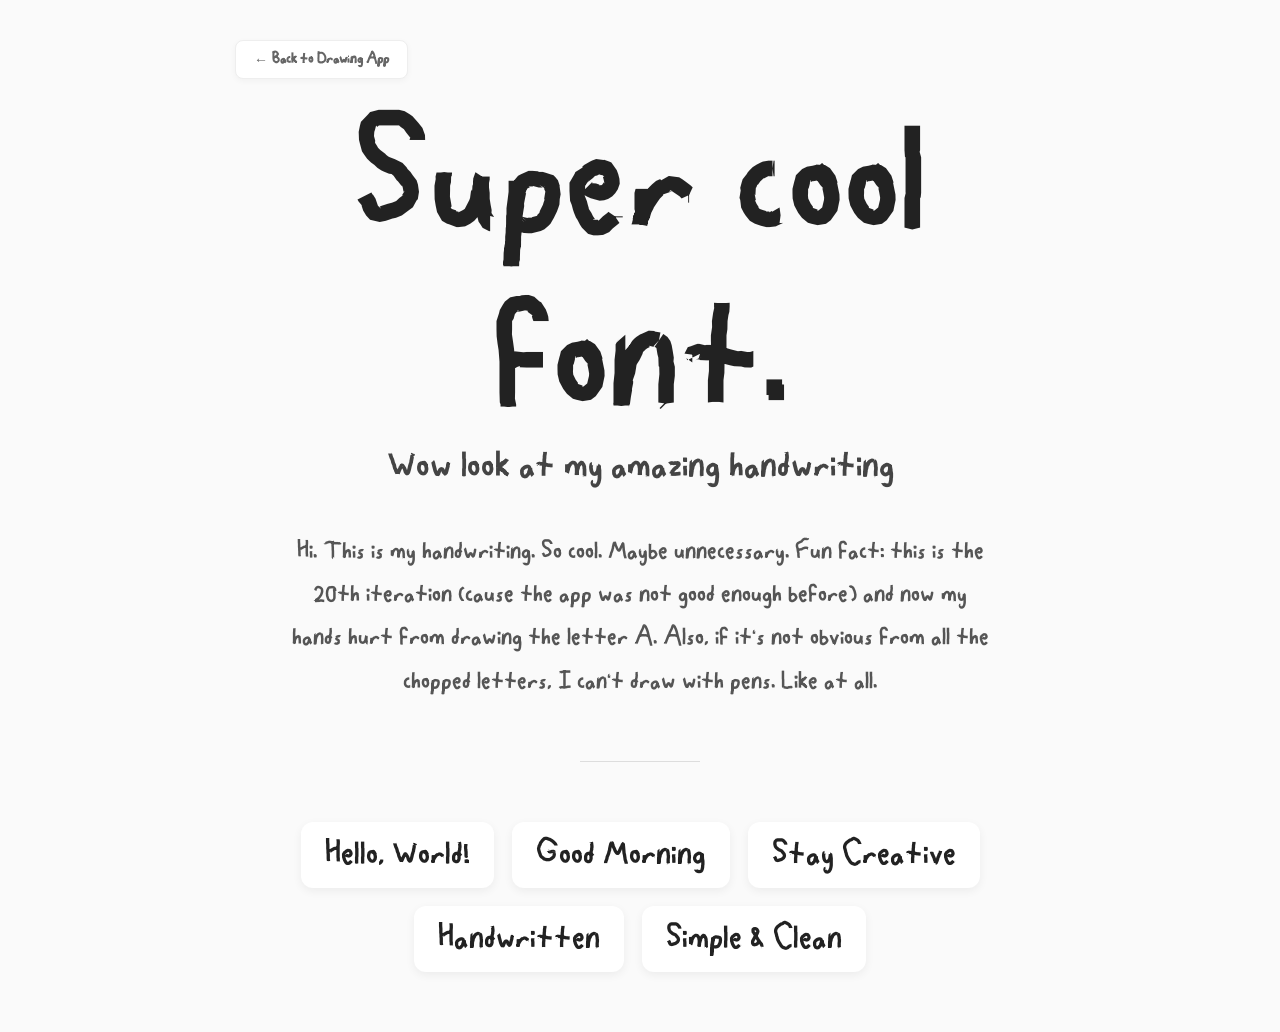
<file: preview.html>
<!DOCTYPE html>
<html lang="en">
<head>
<meta charset="UTF-8">
<meta name="viewport" content="width=device-width, initial-scale=1.0">
<title>Font Preview Showcase</title>

<style>
@font-face {
    font-family: "PreviewFont";
    src: url("SkibidiFont.otf") format("opentype");
}

* {
    margin: 0;
    padding: 0;
    box-sizing: border-box;
    font-family: "PreviewFont"
}

body {
    background: #fafafa;
    color: #222;
    display: flex;
    flex-direction: column;
    align-items: center;
    min-height: 100vh;
    font-family: Arial, sans-serif;
    padding-top: 40px; /* Space for the top return bar */
}

/* Clean Return Navigation Bar */
.nav-bar {
    width: 100%;
    max-width: 900px;
    padding: 0 min(5%, 45px);
    margin-bottom: 20px;
    display: flex;
    justify-content: flex-start;
}

.back-btn {
    display: inline-flex;
    align-items: center;
    gap: 8px;
    text-decoration: none;
    color: #666;
    background: white;
    padding: 10px 18px;
    font-size: 14px;
    font-weight: 600;
    border-radius: 8px;
    box-shadow: 0 2px 6px rgba(0,0,0,.04);
    border: 1px solid #eee;
    transition: all 0.15s ease;
}

.back-btn:hover {
    color: #111;
    border-color: #ddd;
    transform: translateY(-1px);
    box-shadow: 0 4px 12px rgba(0,0,0,.06);
}

.container {
    width: min(900px, 90%);
    text-align: center;
    margin-bottom: 60px;
}

.logo {
    font-family: "PreviewFont";
    font-size: clamp(72px, 12vw, 150px);
    margin-bottom: 20px;
}

.tagline {
    font-family: "PreviewFont";
    font-size: clamp(22px, 3vw, 36px);
    margin-bottom: 40px;
    color: #444;
}

.paragraph {
    font-family: "PreviewFont";
    font-size: 24px;
    line-height: 1.8;
    max-width: 700px;
    margin: auto;
    color: #555;
}

hr {
    margin: 60px auto;
    width: 120px;
    border: none;
    border-top: 1px solid #ddd;
}

.samples {
    display: flex;
    flex-wrap: wrap;
    justify-content: center;
    gap: 18px;
}

.sample {
    font-family: "PreviewFont";
    font-size: 32px;
    padding: 14px 24px;
    background: white;
    border-radius: 12px;
    box-shadow: 0 3px 10px rgba(0,0,0,.06);
}
</style>
</head>

<body>

<div class="nav-bar">
    <a href="index.html" class="back-btn">← Back to Drawing App</a>
</div>

<div class="container">

    <div class="logo">
        Super cool font.
    </div>

    <div class="tagline">
        Wow look at my amazing handwriting
    </div>

    <p class="paragraph">
        Hi. This is my handwriting. So cool. Maybe unnecessary.
        Fun fact: this is the 20th iteration (cause the app was not good enough before) and now my hands hurt from drawing the letter A.
Also, if it's not obvious from all the chopped letters, I can't draw with pens. Like at all.
    </p>

    <hr>

    <div class="samples">
        <div class="sample">Hello, World!</div>
        <div class="sample">Good Morning</div>
        <div class="sample">Stay Creative</div>
        <div class="sample">Handwritten</div>
        <div class="sample">Simple & Clean</div>
    </div>

</div>

</body>
</html>
</file>
